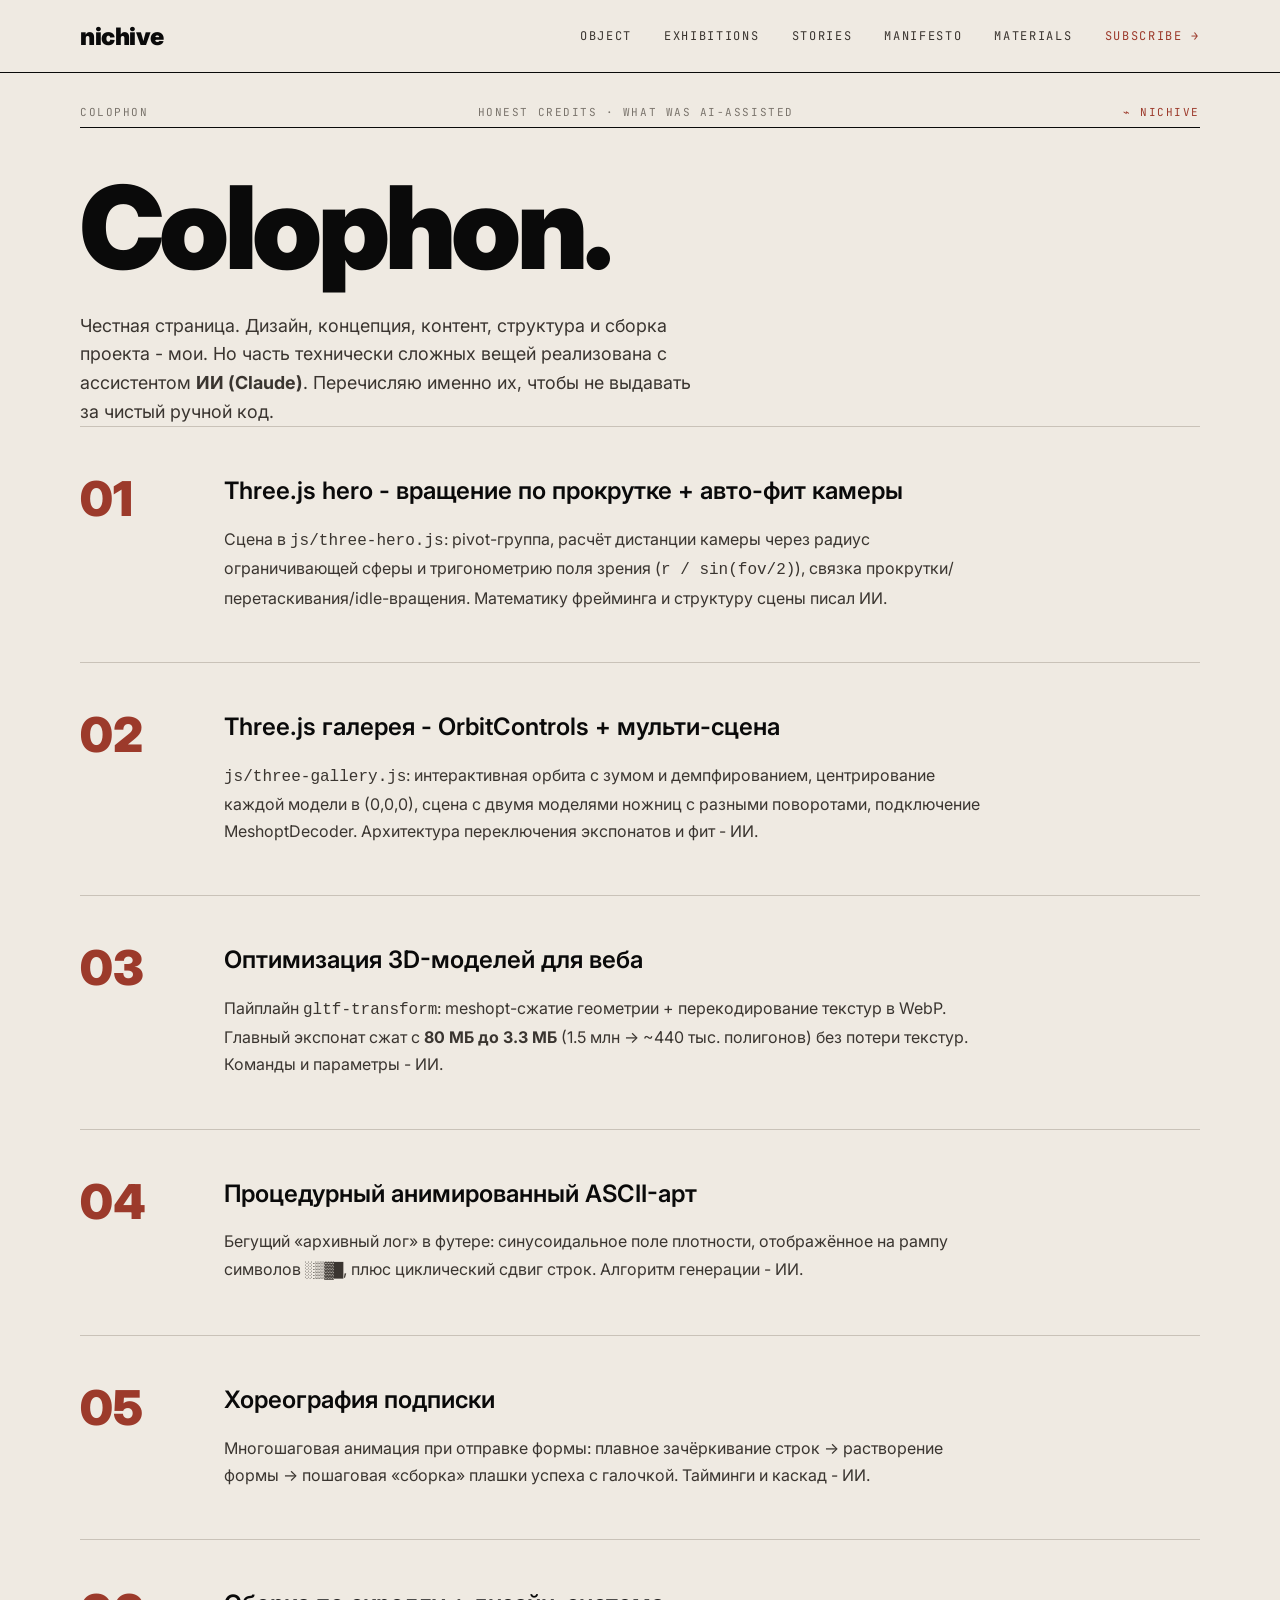
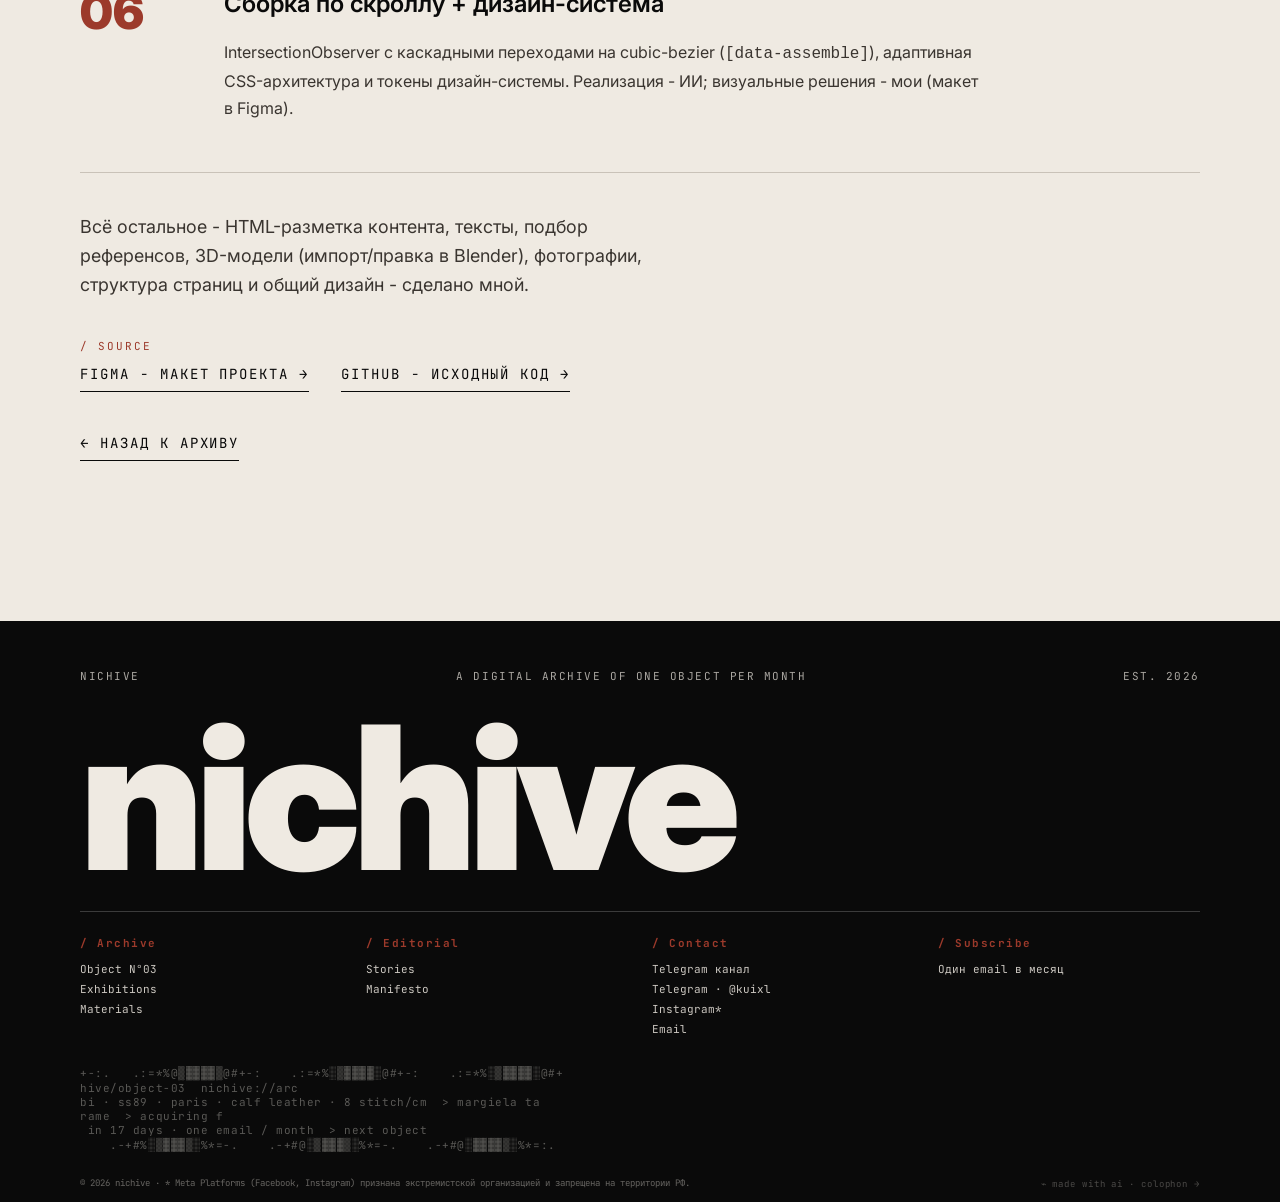
<file: colophon.html>
<!DOCTYPE html>
<html lang="ru">
<head>
  <meta charset="UTF-8">
  <meta name="viewport" content="width=device-width, initial-scale=1.0">
  <meta name="robots" content="noindex">
  <title>nichive - Colophon</title>
  <link rel="stylesheet" href="css/style.css">
  <script defer src="js/main.js"></script>
</head>
<body>
  <header class="header">
    <div class="header__inner">
      <a href="index.html" class="logo">nichive</a>
      <button class="burger" aria-label="Меню">☰</button>
      <nav class="nav">
        <a href="index.html">Object</a>
        <a href="exhibitions.html">Exhibitions</a>
        <a href="stories.html">Stories</a>
        <a href="manifesto.html">Manifesto</a>
        <a href="materials.html">Materials</a>
        <a href="subscribe.html" class="cta">Subscribe →</a>
      </nav>
    </div>
  </header>

  <main class="wrap">
    <div class="meta-strip"><span>COLOPHON</span><span>HONEST CREDITS · WHAT WAS AI-ASSISTED</span><span class="rust">⌁ NICHIVE</span></div>
    <hr class="divline divline--ink">

    <section class="hero">
      <h1 class="hero__title" style="font-size:clamp(48px,9vw,140px)">Colophon.</h1>
      <p class="lead" style="margin-top:24px">Честная страница. Дизайн, концепция, контент, структура и сборка проекта - мои. Но часть технически сложных вещей реализована с ассистентом <strong>ИИ (Claude)</strong>. Перечисляю именно их, чтобы не выдавать за чистый ручной код.</p>
    </section>

    <section style="padding-top:0">
      <div data-assemble>
        <div class="principle" style="border-top:1px solid var(--line)"><div class="principle__num" style="font-size:48px">01</div><div><h2 class="h3">Three.js hero - вращение по прокрутке + авто-фит камеры</h2><p class="principle__t">Сцена в <code>js/three-hero.js</code>: pivot-группа, расчёт дистанции камеры через радиус ограничивающей сферы и тригонометрию поля зрения (<code>r / sin(fov/2)</code>), связка прокрутки/перетаскивания/idle-вращения. Математику фрейминга и структуру сцены писал ИИ.</p></div></div>

        <div class="principle"><div class="principle__num" style="font-size:48px">02</div><div><h2 class="h3">Three.js галерея - OrbitControls + мульти-сцена</h2><p class="principle__t"><code>js/three-gallery.js</code>: интерактивная орбита с зумом и демпфированием, центрирование каждой модели в (0,0,0), сцена с двумя моделями ножниц с разными поворотами, подключение MeshoptDecoder. Архитектура переключения экспонатов и фит - ИИ.</p></div></div>

        <div class="principle"><div class="principle__num" style="font-size:48px">03</div><div><h2 class="h3">Оптимизация 3D-моделей для веба</h2><p class="principle__t">Пайплайн <code>gltf-transform</code>: meshopt-сжатие геометрии + перекодирование текстур в WebP. Главный экспонат сжат с <strong>80&nbsp;МБ до 3.3&nbsp;МБ</strong> (1.5&nbsp;млн → ~440&nbsp;тыс. полигонов) без потери текстур. Команды и параметры - ИИ.</p></div></div>

        <div class="principle"><div class="principle__num" style="font-size:48px">04</div><div><h2 class="h3">Процедурный анимированный ASCII-арт</h2><p class="principle__t">Бегущий «архивный лог» в футере: синусоидальное поле плотности, отображённое на рампу символов <code>░▒▓█</code>, плюс циклический сдвиг строк. Алгоритм генерации - ИИ.</p></div></div>

        <div class="principle"><div class="principle__num" style="font-size:48px">05</div><div><h2 class="h3">Хореография подписки</h2><p class="principle__t">Многошаговая анимация при отправке формы: плавное зачёркивание строк → растворение формы → пошаговая «сборка» плашки успеха с галочкой. Тайминги и каскад - ИИ.</p></div></div>

        <div class="principle"><div class="principle__num" style="font-size:48px">06</div><div><h2 class="h3">Сборка по скроллу + дизайн-система</h2><p class="principle__t">IntersectionObserver с каскадными переходами на cubic-bezier (<code>[data-assemble]</code>), адаптивная CSS-архитектура и токены дизайн-системы. Реализация - ИИ; визуальные решения - мои (макет в Figma).</p></div></div>
      </div>

      <hr class="divline">
      <p class="lead" style="margin-top:40px">Всё остальное - HTML-разметка контента, тексты, подбор референсов, 3D-модели (импорт/правка в Blender), фотографии, структура страниц и общий дизайн - сделано мной.</p>
      <p class="eyebrow" style="margin-top:40px">/ Source</p>
      <div style="display:flex;gap:32px;flex-wrap:wrap;margin-top:12px">
        <a href="https://www.figma.com/design/OlKZVGpwvLKL0bYEG5aXeh/Untitled?node-id=119-2" target="_blank" rel="noopener" class="cta-link">Figma - макет проекта →</a>
        <a href="https://github.com/kuixl/final-kt" target="_blank" rel="noopener" class="cta-link">GitHub - исходный код →</a>
      </div>
      <div style="margin-top:40px"><a href="index.html" class="cta-link">← Назад к архиву</a></div>
    </section>
  </main>

  <footer class="footer">
    <div class="wrap">
      <div class="footer__top"><span>NICHIVE</span><span>A DIGITAL ARCHIVE OF ONE OBJECT PER MONTH</span><span>EST. 2026</span></div>
      <div class="footer__logo">nichive</div>
      <div class="footer__cols">
        <div class="footer__col"><h4>/ Archive</h4><a href="index.html">Object N°03</a><a href="exhibitions.html">Exhibitions</a><a href="materials.html">Materials</a></div>
        <div class="footer__col"><h4>/ Editorial</h4><a href="stories.html">Stories</a><a href="manifesto.html">Manifesto</a></div>
        <div class="footer__col"><h4>/ Contact</h4><a href="https://t.me/lupfort" target="_blank" rel="noopener">Telegram канал</a><a href="https://t.me/kuixl" target="_blank" rel="noopener">Telegram · @kuixl</a><a href="https://www.instagram.com/kripmin" target="_blank" rel="noopener">Instagram*</a><a href="mailto:DarovskiyKI23@st.ithub.ru">Email</a></div>
        <div class="footer__col"><h4>/ Subscribe</h4><a href="subscribe.html">Один email в месяц</a></div>
      </div>
      <div class="footer__bottom"><p class="footer__legal">© 2026 nichive · * Meta Platforms (Facebook, Instagram) признана экстремистской организацией и запрещена на территории РФ.</p><a class="ai-note" href="colophon.html">⌁ made with ai · colophon →</a></div>
    </div>
  </footer>
</body>
</html>
</file>
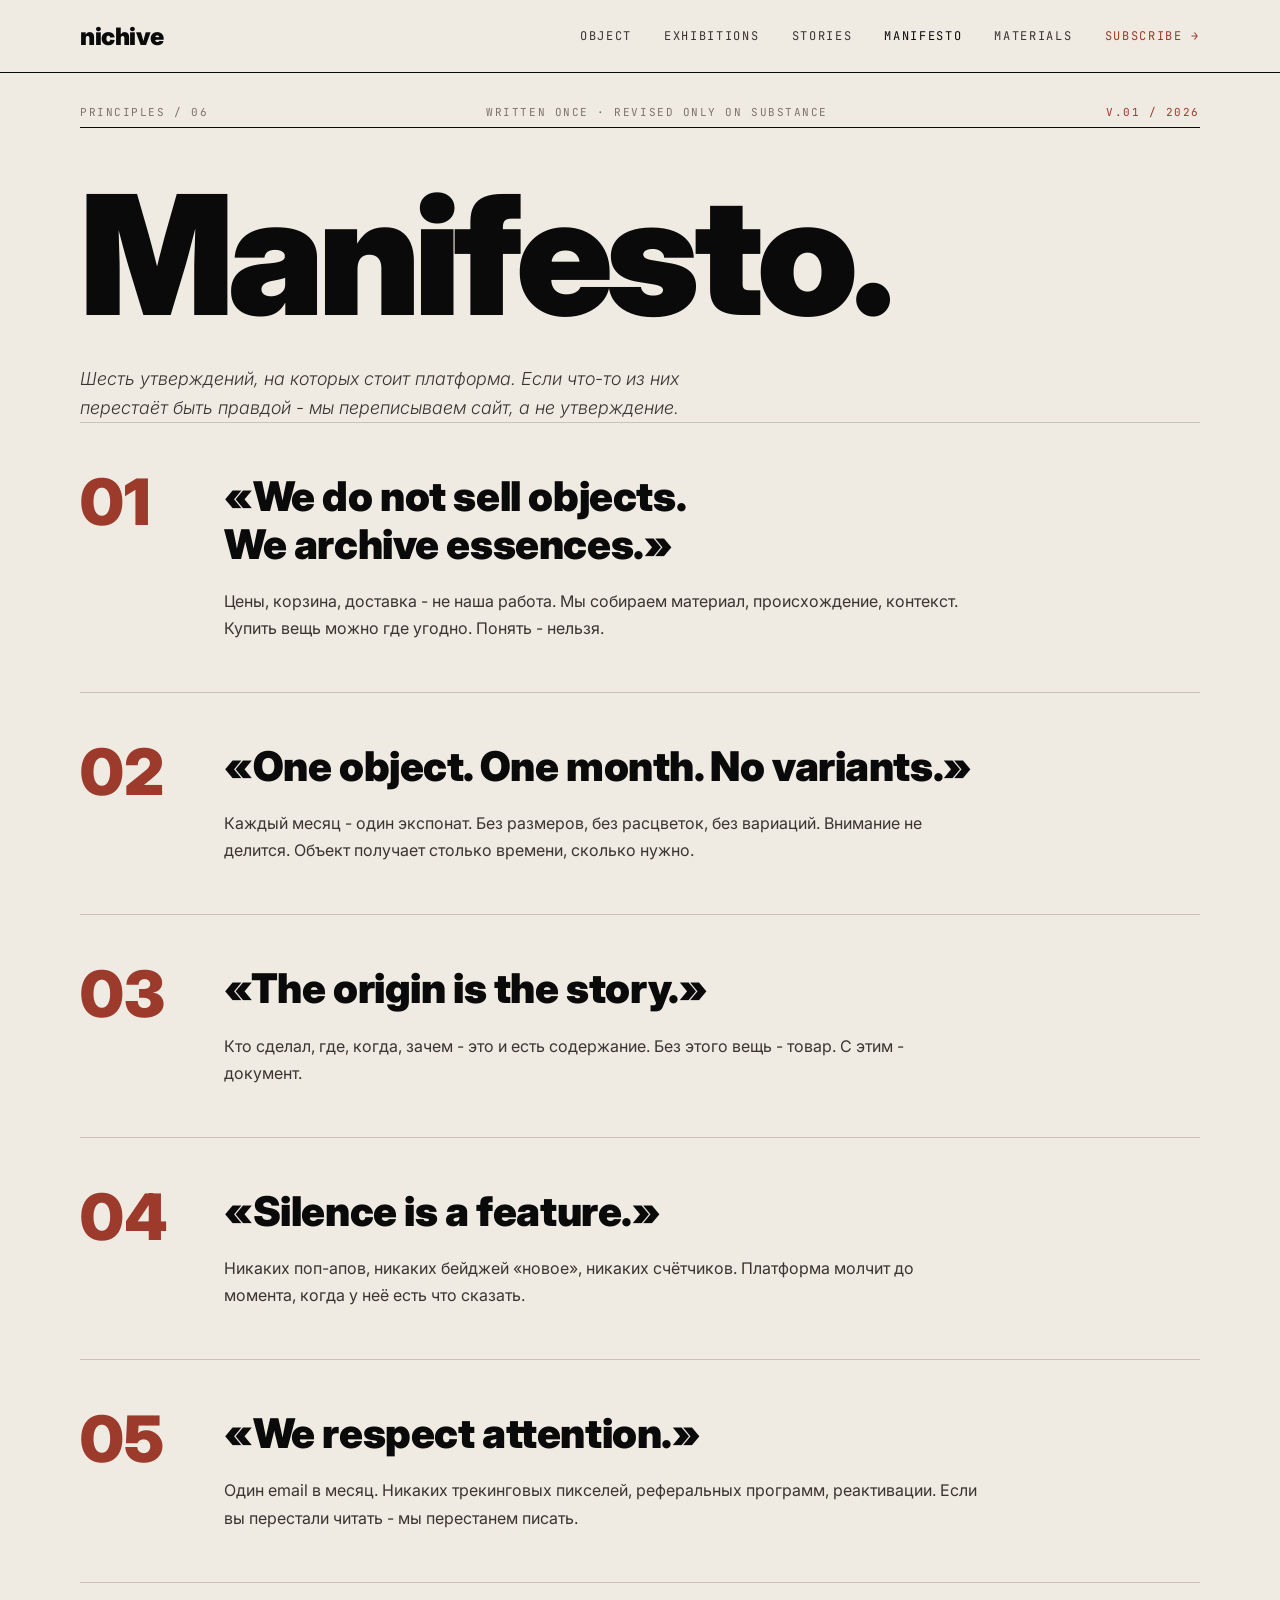
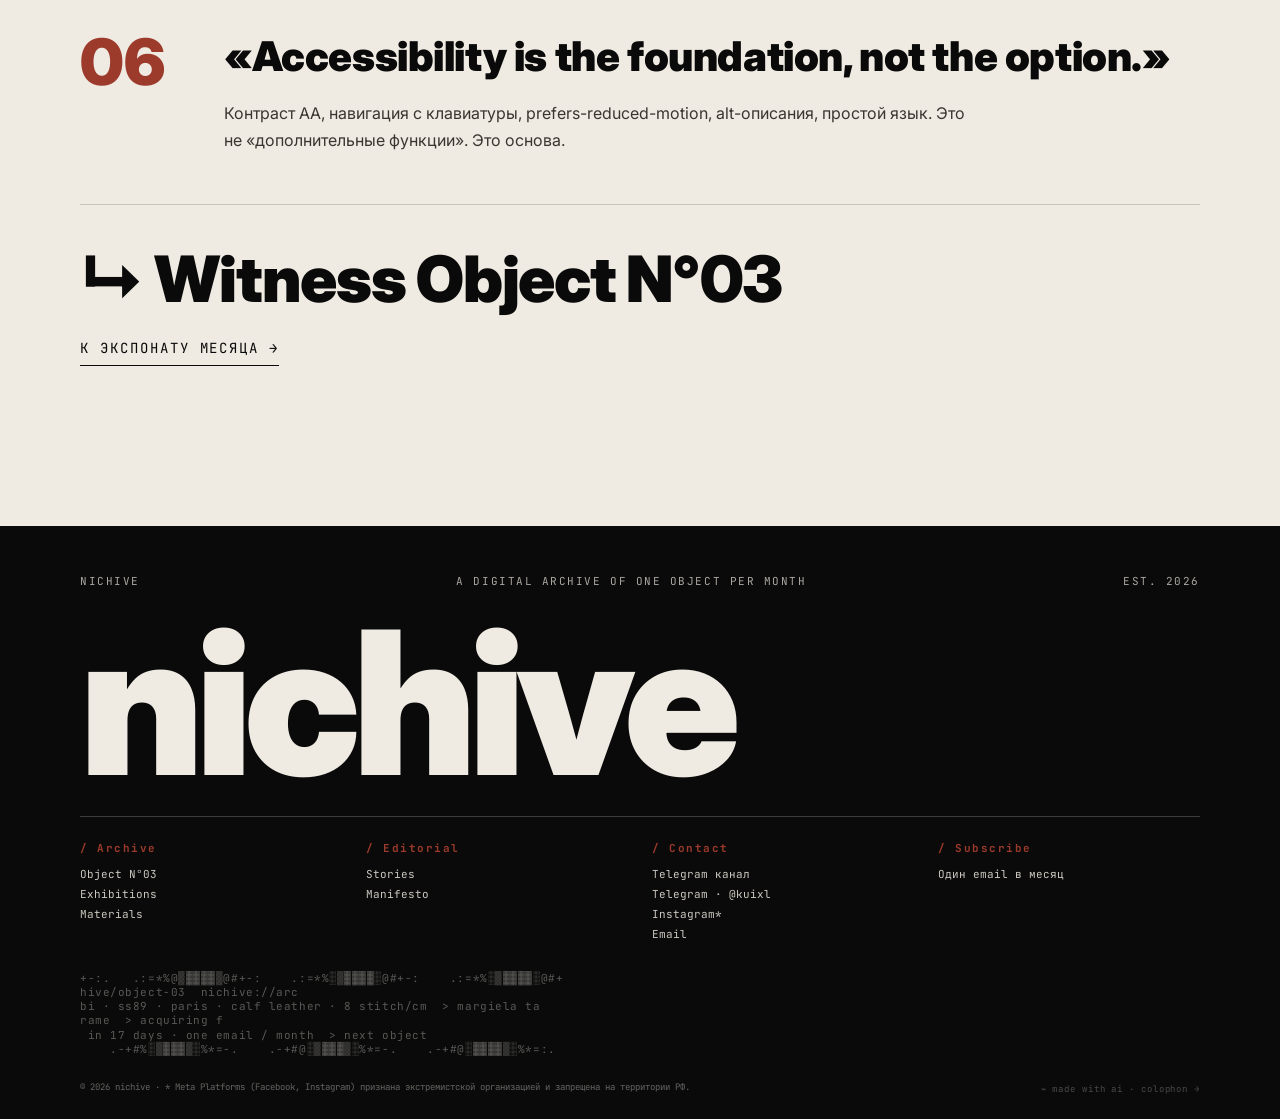
<file: manifesto.html>
<!DOCTYPE html>
<html lang="ru">
<head>
  <meta charset="UTF-8">
  <meta name="viewport" content="width=device-width, initial-scale=1.0">
  <title>nichive - Manifesto | принципы платформы</title>
  <meta name="description" content="Манифест nichive. Шесть утверждений, на которых стоит цифровой архив моды: эссенции вместо товара, один объект в месяц, происхождение как история, тишина, внимание, доступность.">
  <link rel="stylesheet" href="css/style.css">
  <script defer src="js/main.js"></script>
</head>
<body>
  <header class="header">
    <div class="header__inner">
      <a href="index.html" class="logo">nichive</a>
      <button class="burger" aria-label="Меню">☰</button>
      <nav class="nav">
        <a href="index.html">Object</a>
        <a href="exhibitions.html">Exhibitions</a>
        <a href="stories.html">Stories</a>
        <a href="manifesto.html" class="active">Manifesto</a>
        <a href="materials.html">Materials</a>
        <a href="subscribe.html" class="cta">Subscribe →</a>
      </nav>
    </div>
  </header>

  <main class="wrap">
    <div class="meta-strip"><span>PRINCIPLES / 06</span><span>WRITTEN ONCE · REVISED ONLY ON SUBSTANCE</span><span class="rust">V.01 / 2026</span></div>
    <hr class="divline divline--ink">

    <section class="hero">
      <h1 class="hero__title" style="font-size:clamp(56px,13vw,200px)">Manifesto.</h1>
      <p class="lead" style="font-style:italic;font-weight:300;margin-top:24px">Шесть утверждений, на которых стоит платформа. Если что-то из них перестаёт быть правдой - мы переписываем сайт, а не утверждение.</p>
    </section>

    <section style="padding-top:0">
      <div class="principle"><div class="principle__num">01</div><div><h2 class="principle__q">«We do not sell objects.<br>We archive essences.»</h2><p class="principle__t">Цены, корзина, доставка - не наша работа. Мы собираем материал, происхождение, контекст. Купить вещь можно где угодно. Понять - нельзя.</p></div></div>
      <div class="principle"><div class="principle__num">02</div><div><h2 class="principle__q">«One object. One month. No variants.»</h2><p class="principle__t">Каждый месяц - один экспонат. Без размеров, без расцветок, без вариаций. Внимание не делится. Объект получает столько времени, сколько нужно.</p></div></div>
      <div class="principle"><div class="principle__num">03</div><div><h2 class="principle__q">«The origin is the story.»</h2><p class="principle__t">Кто сделал, где, когда, зачем - это и есть содержание. Без этого вещь - товар. С этим - документ.</p></div></div>
      <div class="principle"><div class="principle__num">04</div><div><h2 class="principle__q">«Silence is a feature.»</h2><p class="principle__t">Никаких поп-апов, никаких бейджей «новое», никаких счётчиков. Платформа молчит до момента, когда у неё есть что сказать.</p></div></div>
      <div class="principle"><div class="principle__num">05</div><div><h2 class="principle__q">«We respect attention.»</h2><p class="principle__t">Один email в месяц. Никаких трекинговых пикселей, реферальных программ, реактивации. Если вы перестали читать - мы перестанем писать.</p></div></div>
      <div class="principle"><div class="principle__num">06</div><div><h2 class="principle__q">«Accessibility is the foundation, not the option.»</h2><p class="principle__t">Контраст AA, навигация с клавиатуры, prefers-reduced-motion, alt-описания, простой язык. Это не «дополнительные функции». Это основа.</p></div></div>

      <hr class="divline">
      <h2 class="h2" style="margin-top:40px">↳ Witness Object N°03</h2>
      <div style="margin-top:24px"><a href="index.html" class="cta-link">К экспонату месяца →</a></div>
    </section>
  </main>

  <footer class="footer">
    <div class="wrap">
      <div class="footer__top"><span>NICHIVE</span><span>A DIGITAL ARCHIVE OF ONE OBJECT PER MONTH</span><span>EST. 2026</span></div>
      <div class="footer__logo">nichive</div>
      <div class="footer__cols">
        <div class="footer__col"><h4>/ Archive</h4><a href="index.html">Object N°03</a><a href="exhibitions.html">Exhibitions</a><a href="materials.html">Materials</a></div>
        <div class="footer__col"><h4>/ Editorial</h4><a href="stories.html">Stories</a><a href="manifesto.html">Manifesto</a></div>
        <div class="footer__col"><h4>/ Contact</h4><a href="https://t.me/lupfort" target="_blank" rel="noopener">Telegram канал</a><a href="https://t.me/kuixl" target="_blank" rel="noopener">Telegram · @kuixl</a><a href="https://www.instagram.com/kripmin" target="_blank" rel="noopener">Instagram*</a><a href="mailto:DarovskiyKI23@st.ithub.ru">Email</a></div>
        <div class="footer__col"><h4>/ Subscribe</h4><a href="subscribe.html">Один email в месяц</a></div>
      </div>
      <div class="footer__bottom"><p class="footer__legal">© 2026 nichive · * Meta Platforms (Facebook, Instagram) признана экстремистской организацией и запрещена на территории РФ.</p><a class="ai-note" href="colophon.html">⌁ made with ai · colophon →</a></div>
    </div>
  </footer>
</body>
</html>
</file>
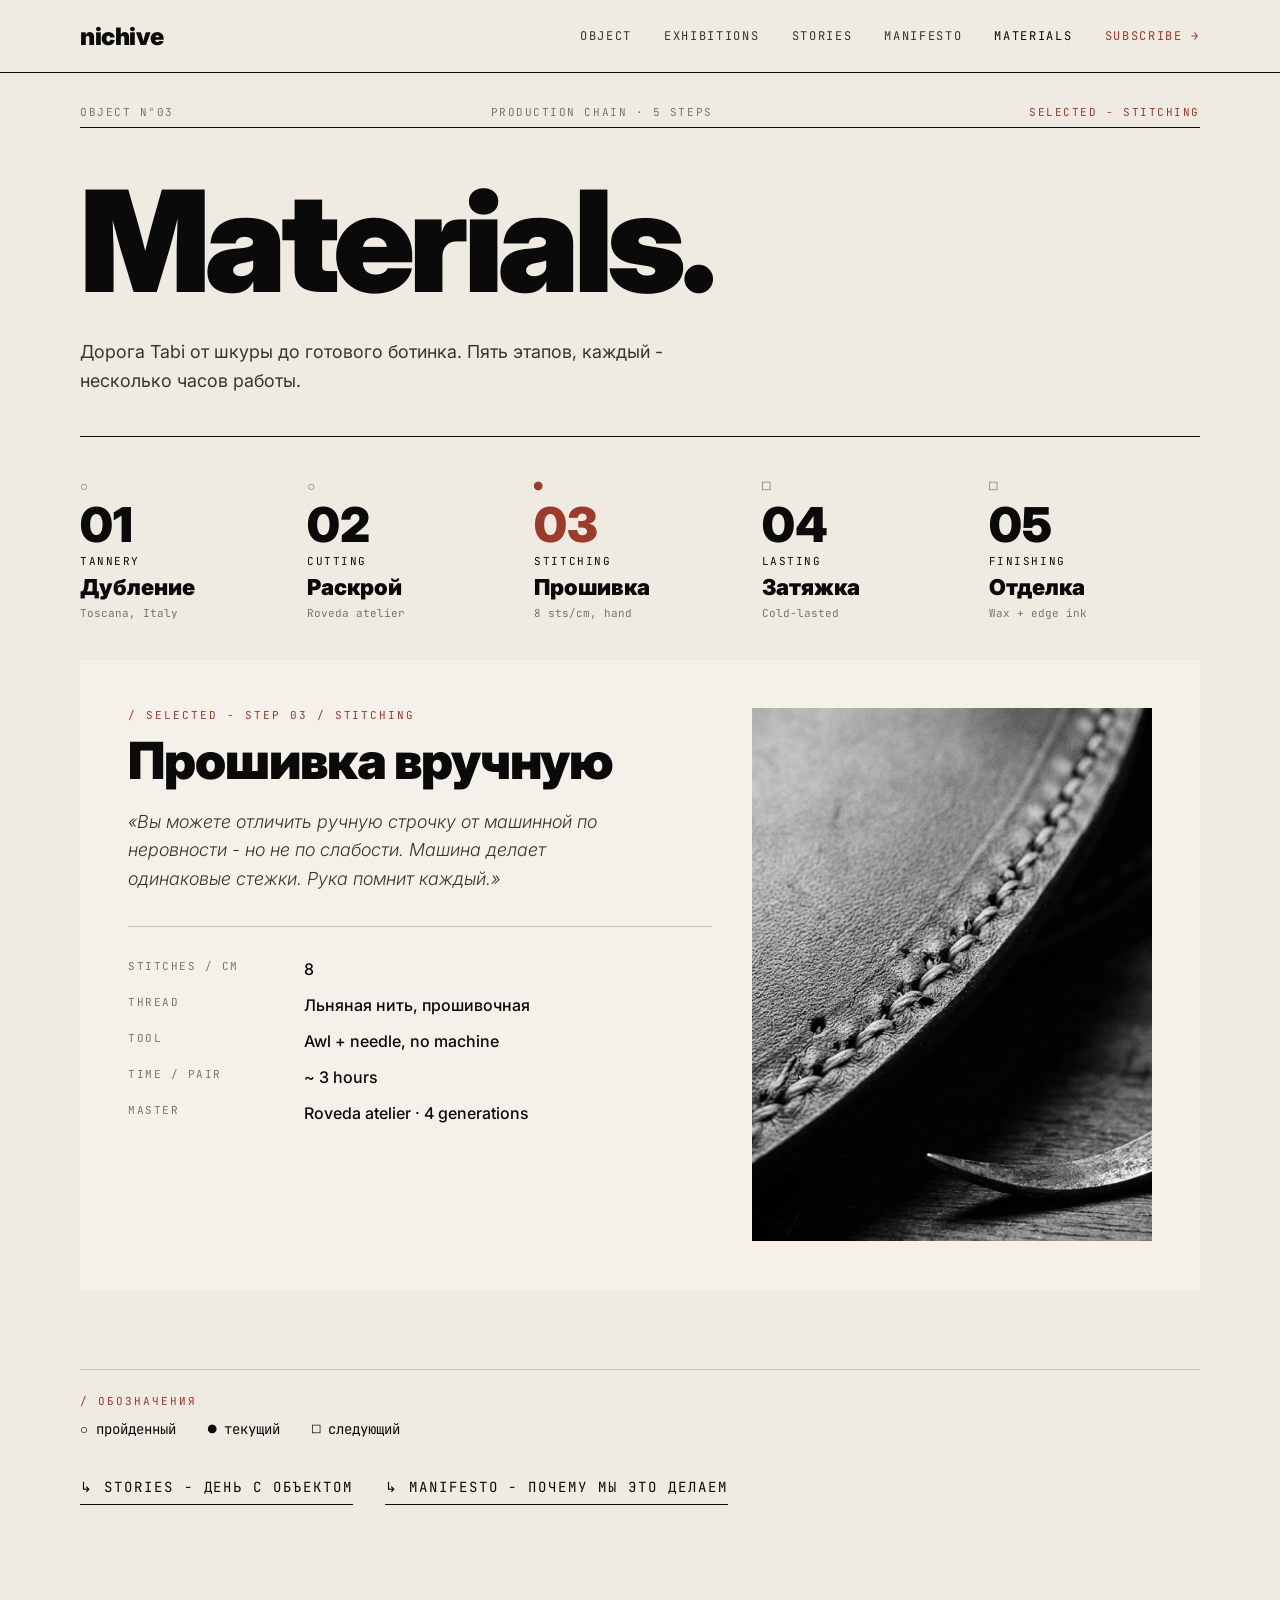
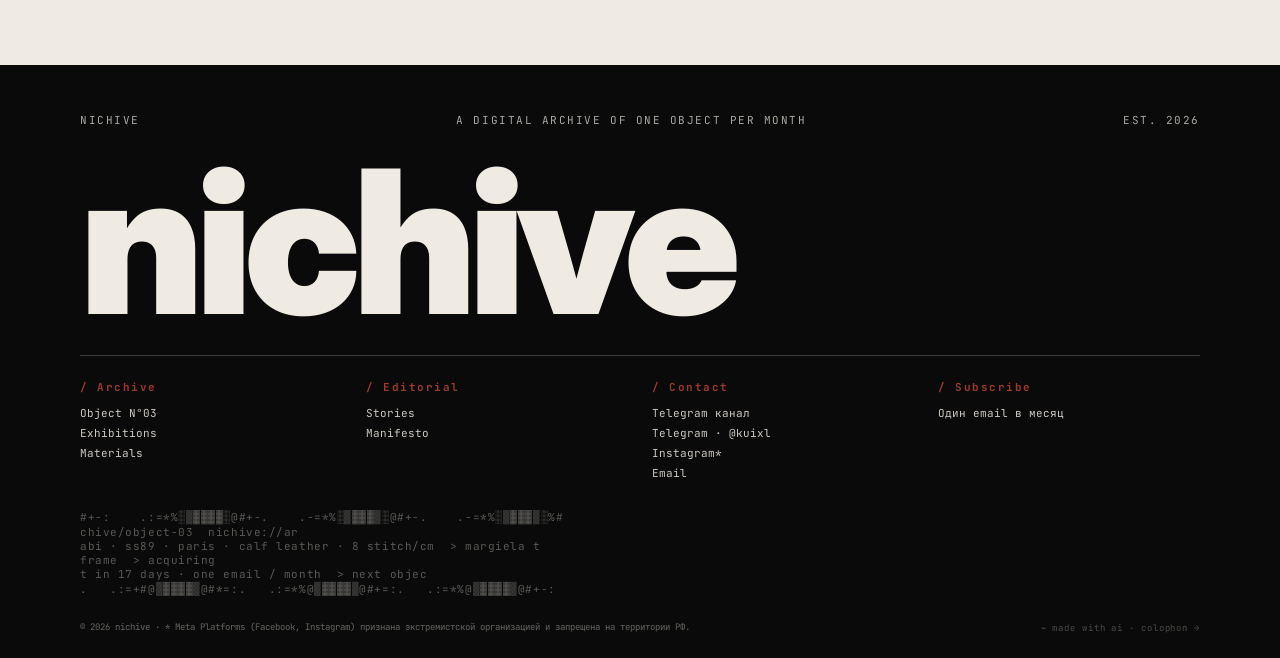
<file: materials.html>
<!DOCTYPE html>
<html lang="ru">
<head>
  <meta charset="UTF-8">
  <meta name="viewport" content="width=device-width, initial-scale=1.0">
  <title>nichive - Materials | производство Object N°03</title>
  <meta name="description" content="Материалы и процесс. Дорога Tabi от шкуры до готового ботинка: дубление, раскрой, ручная прошивка, затяжка, отделка. Мастерская Roveda.">
  <link rel="stylesheet" href="css/style.css">
  <script defer src="js/main.js"></script>
</head>
<body>
  <header class="header">
    <div class="header__inner">
      <a href="index.html" class="logo">nichive</a>
      <button class="burger" aria-label="Меню">☰</button>
      <nav class="nav">
        <a href="index.html">Object</a>
        <a href="exhibitions.html">Exhibitions</a>
        <a href="stories.html">Stories</a>
        <a href="manifesto.html">Manifesto</a>
        <a href="materials.html" class="active">Materials</a>
        <a href="subscribe.html" class="cta">Subscribe →</a>
      </nav>
    </div>
  </header>

  <main class="wrap">
    <div class="meta-strip"><span>OBJECT N°03</span><span>PRODUCTION CHAIN · 5 STEPS</span><span class="rust">SELECTED - STITCHING</span></div>
    <hr class="divline divline--ink">

    <section class="hero">
      <h1 class="hero__title" style="font-size:clamp(48px,11vw,200px)">Materials.</h1>
      <p class="lead" style="margin-top:24px">Дорога Tabi от шкуры до готового ботинка. Пять этапов, каждый - несколько часов работы.</p>

      <div class="chain" data-assemble>
        <div class="step"><div class="step__dot">○</div><div class="step__num">01</div><div class="step__name">TANNERY</div><div class="step__ru">Дубление</div><div class="step__loc">Toscana, Italy</div></div>
        <div class="step"><div class="step__dot">○</div><div class="step__num">02</div><div class="step__name">CUTTING</div><div class="step__ru">Раскрой</div><div class="step__loc">Roveda atelier</div></div>
        <div class="step"><div class="step__dot active">●</div><div class="step__num active">03</div><div class="step__name">STITCHING</div><div class="step__ru">Прошивка</div><div class="step__loc">8 sts/cm, hand</div></div>
        <div class="step"><div class="step__dot">□</div><div class="step__num">04</div><div class="step__name">LASTING</div><div class="step__ru">Затяжка</div><div class="step__loc">Cold-lasted</div></div>
        <div class="step"><div class="step__dot">□</div><div class="step__num">05</div><div class="step__name">FINISHING</div><div class="step__ru">Отделка</div><div class="step__loc">Wax + edge ink</div></div>
      </div>

      <div class="panel">
        <div>
          <p class="eyebrow">/ SELECTED - STEP 03 / STITCHING</p>
          <h2 class="h2" style="font-size:clamp(36px,4vw,64px);margin-top:12px">Прошивка вручную</h2>
          <p class="moment__body" style="margin-top:20px">«Вы можете отличить ручную строчку от машинной по неровности - но не по слабости. Машина делает одинаковые стежки. Рука помнит каждый.»</p>
          <div class="facts">
            <div class="fact"><div class="fact__l">STITCHES / CM</div><div class="fact__v">8</div></div>
            <div class="fact"><div class="fact__l">THREAD</div><div class="fact__v">Льняная нить, прошивочная</div></div>
            <div class="fact"><div class="fact__l">TOOL</div><div class="fact__v">Awl + needle, no machine</div></div>
            <div class="fact"><div class="fact__l">TIME / PAIR</div><div class="fact__v">~ 3 hours</div></div>
            <div class="fact"><div class="fact__l">MASTER</div><div class="fact__v">Roveda atelier · 4 generations</div></div>
          </div>
        </div>
        <div class="panel__img"><img src="img/Rectangle-9.jpg" alt="Макро: ручная прошивка кожи"></div>
      </div>
    </section>

    <section>
      <hr class="divline">
      <p class="eyebrow" style="margin-top:24px">/ Обозначения</p>
      <p class="mono" style="margin-top:12px;font-size:14px">○ пройденный &nbsp;&nbsp; ● текущий &nbsp;&nbsp; □ следующий</p>
      <div style="display:flex;gap:32px;flex-wrap:wrap;margin-top:40px">
        <a href="stories.html" class="cta-link">↳ Stories - день с объектом</a>
        <a href="manifesto.html" class="cta-link">↳ Manifesto - почему мы это делаем</a>
      </div>
    </section>
  </main>

  <footer class="footer">
    <div class="wrap">
      <div class="footer__top"><span>NICHIVE</span><span>A DIGITAL ARCHIVE OF ONE OBJECT PER MONTH</span><span>EST. 2026</span></div>
      <div class="footer__logo">nichive</div>
      <div class="footer__cols">
        <div class="footer__col"><h4>/ Archive</h4><a href="index.html">Object N°03</a><a href="exhibitions.html">Exhibitions</a><a href="materials.html">Materials</a></div>
        <div class="footer__col"><h4>/ Editorial</h4><a href="stories.html">Stories</a><a href="manifesto.html">Manifesto</a></div>
        <div class="footer__col"><h4>/ Contact</h4><a href="https://t.me/lupfort" target="_blank" rel="noopener">Telegram канал</a><a href="https://t.me/kuixl" target="_blank" rel="noopener">Telegram · @kuixl</a><a href="https://www.instagram.com/kripmin" target="_blank" rel="noopener">Instagram*</a><a href="mailto:DarovskiyKI23@st.ithub.ru">Email</a></div>
        <div class="footer__col"><h4>/ Subscribe</h4><a href="subscribe.html">Один email в месяц</a></div>
      </div>
      <div class="footer__bottom"><p class="footer__legal">© 2026 nichive · * Meta Platforms (Facebook, Instagram) признана экстремистской организацией и запрещена на территории РФ.</p><a class="ai-note" href="colophon.html">⌁ made with ai · colophon →</a></div>
    </div>
  </footer>
</body>
</html>
</file>
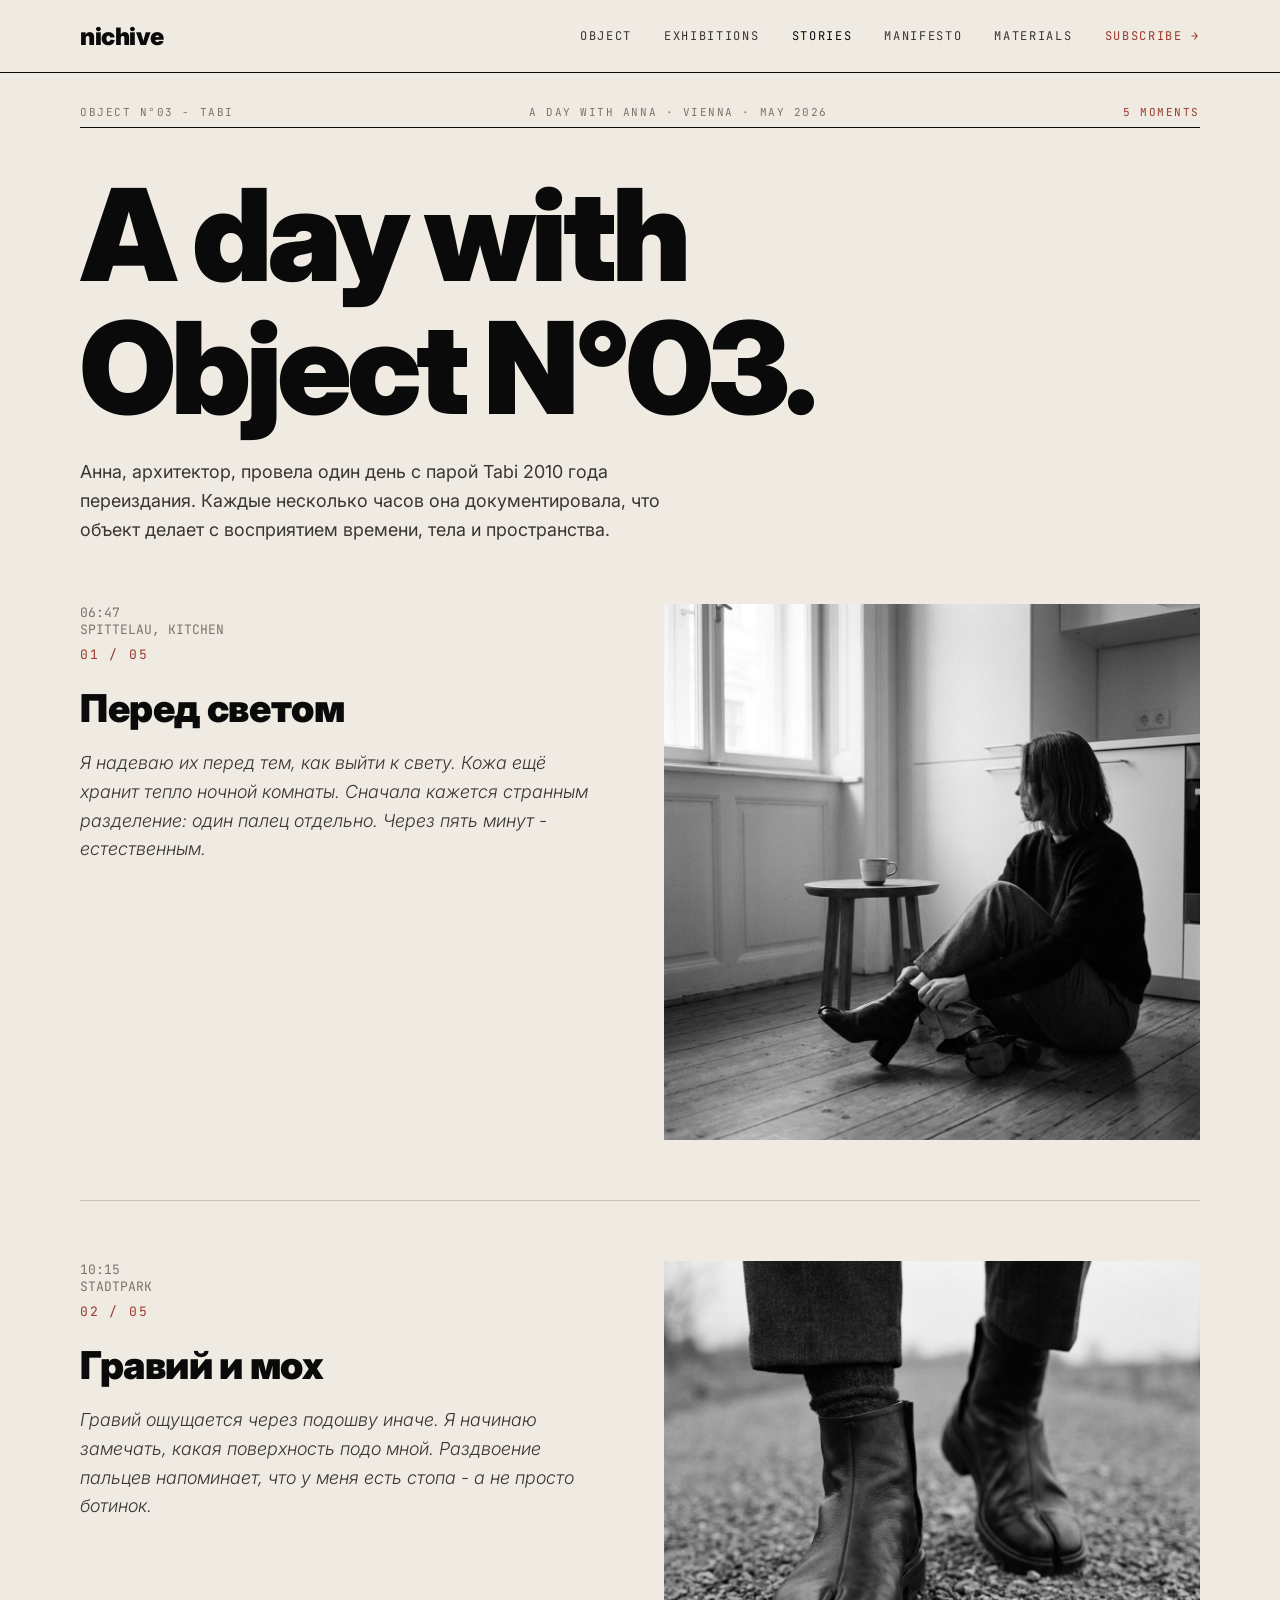
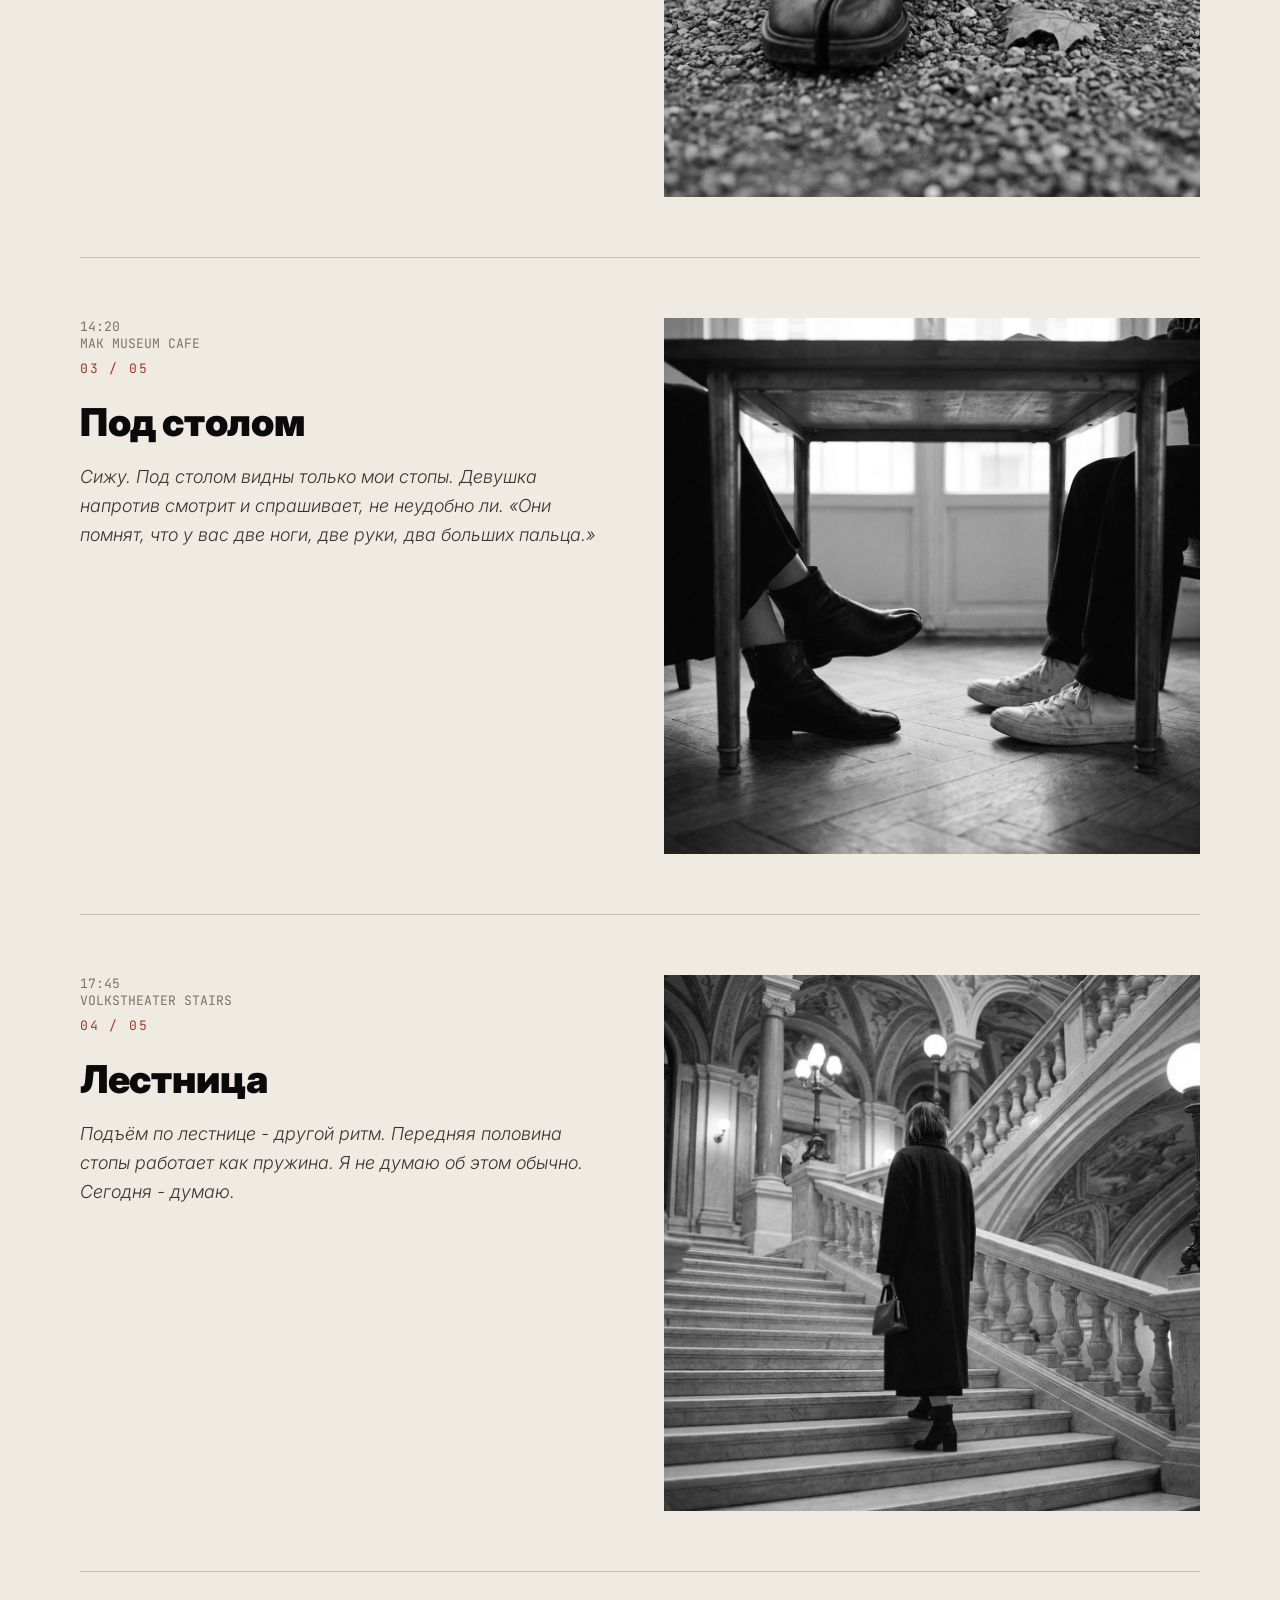
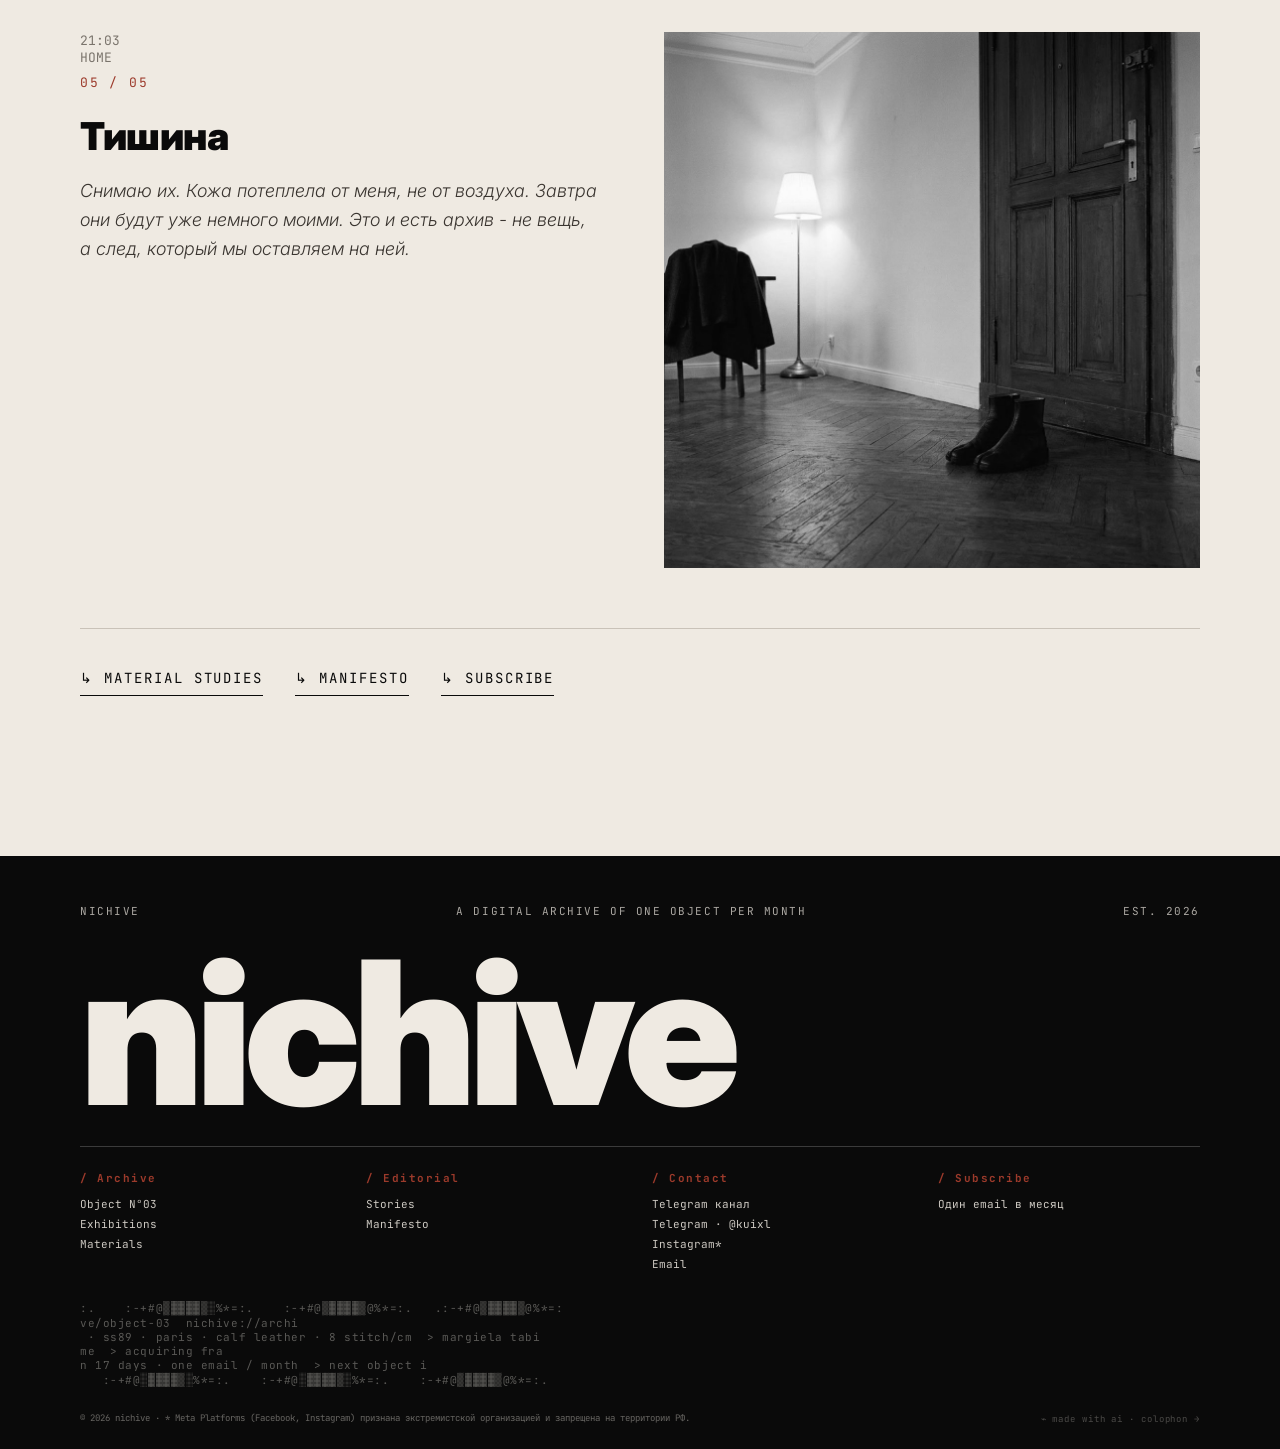
<file: stories.html>
<!DOCTYPE html>
<html lang="ru">
<head>
  <meta charset="UTF-8">
  <meta name="viewport" content="width=device-width, initial-scale=1.0">
  <title>nichive - Stories | день с объектом N°03</title>
  <meta name="description" content="A day with Object N°03. Анна, архитектор, провела день с парой Maison Margiela Tabi в Вене. Пять моментов о восприятии времени, тела и пространства.">
  <link rel="stylesheet" href="css/style.css">
  <script defer src="js/main.js"></script>
</head>
<body>
  <header class="header">
    <div class="header__inner">
      <a href="index.html" class="logo">nichive</a>
      <button class="burger" aria-label="Меню">☰</button>
      <nav class="nav">
        <a href="index.html">Object</a>
        <a href="exhibitions.html">Exhibitions</a>
        <a href="stories.html" class="active">Stories</a>
        <a href="manifesto.html">Manifesto</a>
        <a href="materials.html">Materials</a>
        <a href="subscribe.html" class="cta">Subscribe →</a>
      </nav>
    </div>
  </header>

  <main class="wrap">
    <div class="meta-strip"><span>OBJECT N°03 - TABI</span><span>A DAY WITH ANNA · VIENNA · MAY 2026</span><span class="rust">5 MOMENTS</span></div>
    <hr class="divline divline--ink">

    <section class="hero">
      <h1 class="hero__title" style="font-size:clamp(48px,10vw,160px)">A day with<br>Object N°03.</h1>
      <p class="lead" style="margin-top:24px">Анна, архитектор, провела один день с парой Tabi 2010 года переиздания. Каждые несколько часов она документировала, что объект делает с восприятием времени, тела и пространства.</p>
    </section>

    <section style="padding-top:0">
      <div class="moment" style="border-top:none">
        <div><div class="moment__meta">06:47<br>SPITTELAU, KITCHEN<span class="num">01 / 05</span></div><h2 class="moment__cap" style="margin-top:24px">Перед светом</h2><p class="moment__body">Я надеваю их перед тем, как выйти к свету. Кожа ещё хранит тепло ночной комнаты. Сначала кажется странным разделение: один палец отдельно. Через пять минут - естественным.</p></div>
        <div class="moment__img"><img src="img/Rectangle-1.jpg" alt="06:47 - Анна надевает Tabi в кухне"></div>
      </div>

      <div class="moment">
        <div><div class="moment__meta">10:15<br>STADTPARK<span class="num">02 / 05</span></div><h2 class="moment__cap" style="margin-top:24px">Гравий и мох</h2><p class="moment__body">Гравий ощущается через подошву иначе. Я начинаю замечать, какая поверхность подо мной. Раздвоение пальцев напоминает, что у меня есть стопа - а не просто ботинок.</p></div>
        <div class="moment__img"><img src="img/Rectangle-2.jpg" alt="10:15 - Tabi на гравии"></div>
      </div>

      <div class="moment">
        <div><div class="moment__meta">14:20<br>MAK MUSEUM CAFE<span class="num">03 / 05</span></div><h2 class="moment__cap" style="margin-top:24px">Под столом</h2><p class="moment__body">Сижу. Под столом видны только мои стопы. Девушка напротив смотрит и спрашивает, не неудобно ли. «Они помнят, что у вас две ноги, две руки, два больших пальца.»</p></div>
        <div class="moment__img"><img src="img/Rectangle-3.jpg" alt="14:20 - под столом кафе"></div>
      </div>

      <div class="moment">
        <div><div class="moment__meta">17:45<br>VOLKSTHEATER STAIRS<span class="num">04 / 05</span></div><h2 class="moment__cap" style="margin-top:24px">Лестница</h2><p class="moment__body">Подъём по лестнице - другой ритм. Передняя половина стопы работает как пружина. Я не думаю об этом обычно. Сегодня - думаю.</p></div>
        <div class="moment__img"><img src="img/Rectangle-4.jpg" alt="17:45 - лестница театра"></div>
      </div>

      <div class="moment">
        <div><div class="moment__meta">21:03<br>HOME<span class="num">05 / 05</span></div><h2 class="moment__cap" style="margin-top:24px">Тишина</h2><p class="moment__body">Снимаю их. Кожа потеплела от меня, не от воздуха. Завтра они будут уже немного моими. Это и есть архив - не вещь, а след, который мы оставляем на ней.</p></div>
        <div class="moment__img"><img src="img/Rectangle-5.jpg" alt="21:03 - Tabi у двери вечером"></div>
      </div>

      <hr class="divline">
      <div style="display:flex;gap:32px;flex-wrap:wrap;margin-top:40px">
        <a href="materials.html" class="cta-link">↳ Material studies</a>
        <a href="manifesto.html" class="cta-link">↳ Manifesto</a>
        <a href="subscribe.html" class="cta-link">↳ Subscribe</a>
      </div>
    </section>
  </main>

  <footer class="footer">
    <div class="wrap">
      <div class="footer__top"><span>NICHIVE</span><span>A DIGITAL ARCHIVE OF ONE OBJECT PER MONTH</span><span>EST. 2026</span></div>
      <div class="footer__logo">nichive</div>
      <div class="footer__cols">
        <div class="footer__col"><h4>/ Archive</h4><a href="index.html">Object N°03</a><a href="exhibitions.html">Exhibitions</a><a href="materials.html">Materials</a></div>
        <div class="footer__col"><h4>/ Editorial</h4><a href="stories.html">Stories</a><a href="manifesto.html">Manifesto</a></div>
        <div class="footer__col"><h4>/ Contact</h4><a href="https://t.me/lupfort" target="_blank" rel="noopener">Telegram канал</a><a href="https://t.me/kuixl" target="_blank" rel="noopener">Telegram · @kuixl</a><a href="https://www.instagram.com/kripmin" target="_blank" rel="noopener">Instagram*</a><a href="mailto:DarovskiyKI23@st.ithub.ru">Email</a></div>
        <div class="footer__col"><h4>/ Subscribe</h4><a href="subscribe.html">Один email в месяц</a></div>
      </div>
      <div class="footer__bottom"><p class="footer__legal">© 2026 nichive · * Meta Platforms (Facebook, Instagram) признана экстремистской организацией и запрещена на территории РФ.</p><a class="ai-note" href="colophon.html">⌁ made with ai · colophon →</a></div>
    </div>
  </footer>
</body>
</html>
</file>
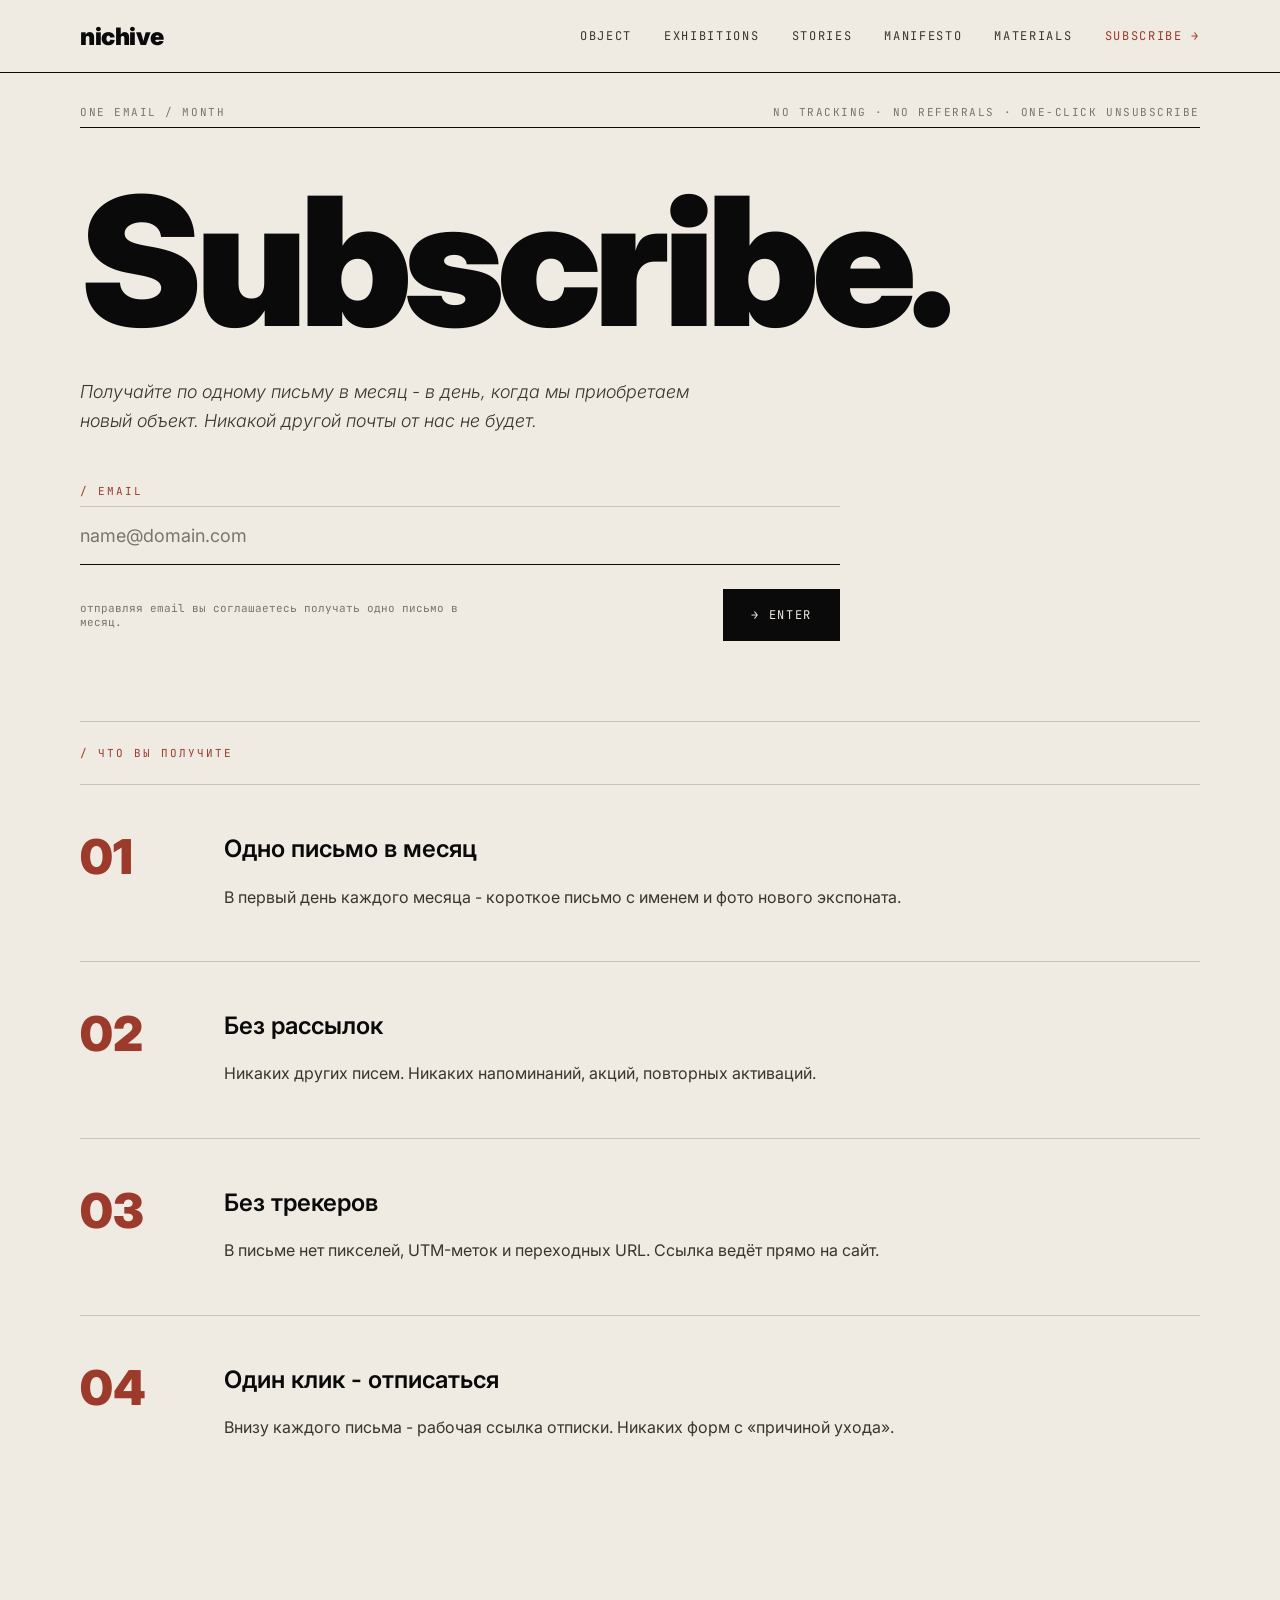
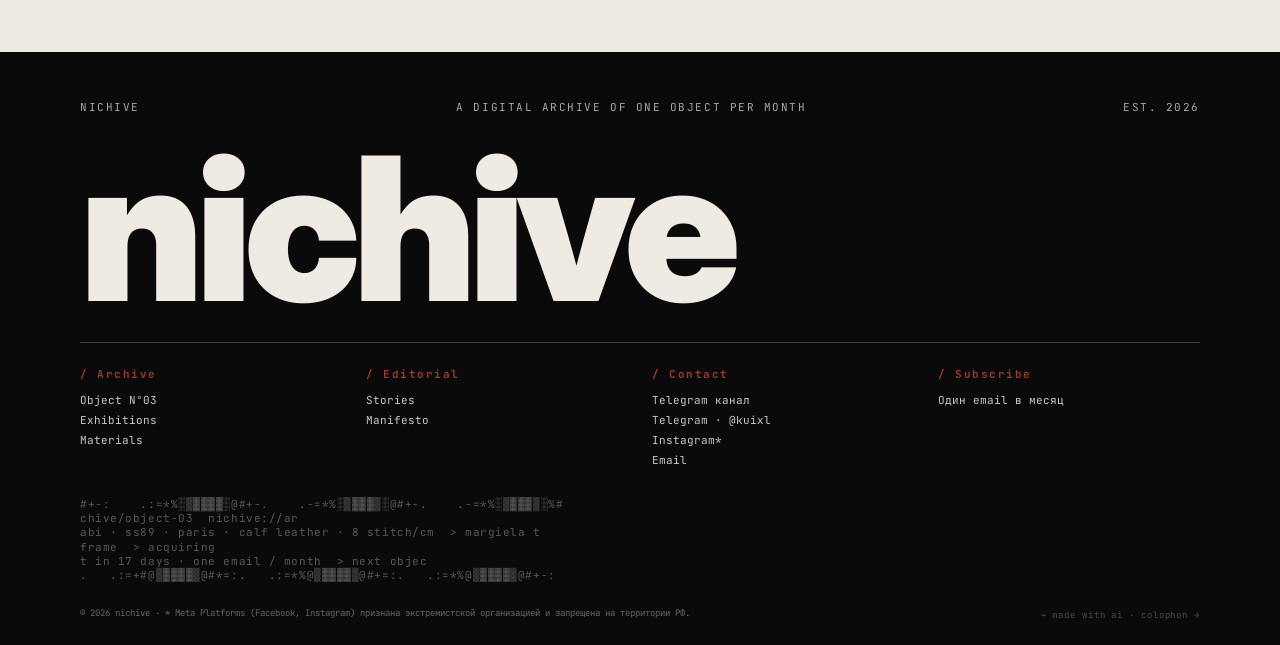
<file: subscribe.html>
<!DOCTYPE html>
<html lang="ru">
<head>
  <meta charset="UTF-8">
  <meta name="viewport" content="width=device-width, initial-scale=1.0">
  <title>nichive - Subscribe | один email в месяц</title>
  <meta name="description" content="Подписка nichive. Одно письмо в месяц - в день приобретения нового объекта. Без рассылок, без трекеров, отписка в один клик.">
  <link rel="stylesheet" href="css/style.css">
  <script defer src="js/main.js"></script>
</head>
<body>
  <header class="header">
    <div class="header__inner">
      <a href="index.html" class="logo">nichive</a>
      <button class="burger" aria-label="Меню">☰</button>
      <nav class="nav">
        <a href="index.html">Object</a>
        <a href="exhibitions.html">Exhibitions</a>
        <a href="stories.html">Stories</a>
        <a href="manifesto.html">Manifesto</a>
        <a href="materials.html">Materials</a>
        <a href="subscribe.html" class="cta active">Subscribe →</a>
      </nav>
    </div>
  </header>

  <main class="wrap">
    <div class="meta-strip"><span>ONE EMAIL / MONTH</span><span>NO TRACKING · NO REFERRALS · ONE-CLICK UNSUBSCRIBE</span></div>
    <hr class="divline divline--ink">

    <section class="hero">
      <h1 class="hero__title" style="font-size:clamp(56px,14vw,220px)">Subscribe.</h1>
      <p class="lead" style="font-style:italic;font-weight:300;margin-top:24px">Получайте по одному письму в месяц - в день, когда мы приобретаем новый объект. Никакой другой почты от нас не будет.</p>

      <form id="subscribe-form" style="margin-top:48px;max-width:760px">
        <p class="eyebrow"><span class="strikeable">/ Email</span></p>
        <div class="field" style="margin-top:8px"><input type="email" required placeholder="name@domain.com"></div>
        <div style="display:flex;justify-content:space-between;align-items:center;gap:24px;margin-top:24px;flex-wrap:wrap">
          <p class="mono muted" style="font-size:11px;max-width:380px"><span class="strikeable">отправляя email вы соглашаетесь получать одно письмо в месяц.</span></p>
          <button class="btn" type="submit">→ Enter</button>
        </div>
      </form>
      <div class="success" id="subscribe-success">
        <div class="success__check">[ ✓ ]</div>
        <h2 class="success__h">A confirmation email has been sent.</h2>
        <p class="moment__body" style="margin-top:0">Откройте его и подтвердите подписку. До встречи через месяц.</p>
      </div>
    </section>

    <section>
      <hr class="divline">
      <p class="eyebrow" style="margin-top:24px">/ Что вы получите</p>
      <div style="margin-top:24px">
        <div class="principle" style="border-top:1px solid var(--line)"><div class="principle__num" style="font-size:48px">01</div><div><h2 class="h3">Одно письмо в месяц</h2><p class="principle__t">В первый день каждого месяца - короткое письмо с именем и фото нового экспоната.</p></div></div>
        <div class="principle"><div class="principle__num" style="font-size:48px">02</div><div><h2 class="h3">Без рассылок</h2><p class="principle__t">Никаких других писем. Никаких напоминаний, акций, повторных активаций.</p></div></div>
        <div class="principle"><div class="principle__num" style="font-size:48px">03</div><div><h2 class="h3">Без трекеров</h2><p class="principle__t">В письме нет пикселей, UTM-меток и переходных URL. Ссылка ведёт прямо на сайт.</p></div></div>
        <div class="principle"><div class="principle__num" style="font-size:48px">04</div><div><h2 class="h3">Один клик - отписаться</h2><p class="principle__t">Внизу каждого письма - рабочая ссылка отписки. Никаких форм с «причиной ухода».</p></div></div>
      </div>
    </section>
  </main>

  <footer class="footer">
    <div class="wrap">
      <div class="footer__top"><span>NICHIVE</span><span>A DIGITAL ARCHIVE OF ONE OBJECT PER MONTH</span><span>EST. 2026</span></div>
      <div class="footer__logo">nichive</div>
      <div class="footer__cols">
        <div class="footer__col"><h4>/ Archive</h4><a href="index.html">Object N°03</a><a href="exhibitions.html">Exhibitions</a><a href="materials.html">Materials</a></div>
        <div class="footer__col"><h4>/ Editorial</h4><a href="stories.html">Stories</a><a href="manifesto.html">Manifesto</a></div>
        <div class="footer__col"><h4>/ Contact</h4><a href="https://t.me/lupfort" target="_blank" rel="noopener">Telegram канал</a><a href="https://t.me/kuixl" target="_blank" rel="noopener">Telegram · @kuixl</a><a href="https://www.instagram.com/kripmin" target="_blank" rel="noopener">Instagram*</a><a href="mailto:DarovskiyKI23@st.ithub.ru">Email</a></div>
        <div class="footer__col"><h4>/ Subscribe</h4><a href="subscribe.html">Один email в месяц</a></div>
      </div>
      <div class="footer__bottom"><p class="footer__legal">© 2026 nichive · * Meta Platforms (Facebook, Instagram) признана экстремистской организацией и запрещена на территории РФ.</p><a class="ai-note" href="colophon.html">⌁ made with ai · colophon →</a></div>
    </div>
  </footer>
</body>
</html>
</file>
<file: css/style.css>
/* ============================================================
   nichive - digital archive of fashion
   КТ4 / Фронтенд: HTML/CSS/JS + Three.js
   ============================================================ */

@import url('https://fonts.googleapis.com/css2?family=Inter:ital,wght@0,400;0,500;0,600;0,900;1,300&family=JetBrains+Mono:wght@400;500&display=swap');

:root{
  --cream:#EFEAE2;
  --paper:#F5F1EA;
  --ink:#0A0A0A;
  --ink-2:#3A3530;
  --muted:#7A746C;
  --rust:#9C3A2B;
  --line:#C9C2B8;
  --line-dark:#1A1612;
  --on-dark:#EFEAE2;

  --margin:80px;
  --maxw:1440px;
  --mono:'JetBrains Mono',monospace;
  --sans:'Inter',sans-serif;
}

*{margin:0;padding:0;box-sizing:border-box}
html{scroll-behavior:smooth}
body{
  font-family:var(--sans);
  background:var(--cream);
  color:var(--ink);
  -webkit-font-smoothing:antialiased;
  overflow-x:hidden;
}
a{color:inherit;text-decoration:none}
img{display:block;max-width:100%}

.wrap{max-width:var(--maxw);margin:0 auto;padding:0 var(--margin)}
.eyebrow{font-family:var(--mono);font-size:11px;letter-spacing:.18em;color:var(--rust);text-transform:uppercase}
.mono{font-family:var(--mono)}
.muted{color:var(--muted)}

/* ---------- HEADER / NAV ---------- */
.header{
  position:sticky;top:0;z-index:100;
  background:var(--cream);
  border-bottom:1px solid var(--ink);
}
.header__inner{
  max-width:var(--maxw);margin:0 auto;padding:0 var(--margin);
  height:72px;display:flex;align-items:center;justify-content:space-between;
}
.logo{font-weight:900;font-size:24px;letter-spacing:-.02em}
.nav{display:flex;gap:32px;align-items:center}
.nav a{font-family:var(--mono);font-size:12px;letter-spacing:.14em;text-transform:uppercase;color:var(--ink-2);transition:color .2s}
.nav a:hover,.nav a.active{color:var(--ink)}
.nav a.cta{color:var(--rust)}
.burger{display:none;background:none;border:none;font-size:22px;cursor:pointer;color:var(--ink)}

/* ---------- META STRIP ---------- */
.meta-strip{
  display:flex;justify-content:space-between;gap:24px;
  font-family:var(--mono);font-size:11px;letter-spacing:.14em;text-transform:uppercase;
  color:var(--muted);padding:32px 0 8px;
}
.meta-strip .rust{color:var(--rust)}
.divline{height:1px;background:var(--line);border:0}
.divline--ink{background:var(--ink)}

/* ---------- HERO ---------- */
.hero{padding:40px 0 0}
.hero__title{font-weight:900;line-height:1.04;letter-spacing:-.04em;font-size:clamp(56px,13vw,200px)}
.hero__grid{display:grid;grid-template-columns:1fr 1fr;gap:40px;align-items:start;margin-top:24px}
.lead{font-size:clamp(16px,1.4vw,20px);line-height:1.6;color:var(--ink-2);max-width:620px}

/* ---------- 3D VIEWER ---------- */
.viewer{
  position:relative;width:100%;height:600px;background:var(--paper);margin-top:48px;
}
.viewer canvas{display:block;width:100%!important;height:100%!important}
.viewer__label{position:absolute;top:24px;left:24px;font-family:var(--mono);font-size:11px;letter-spacing:.14em;color:var(--rust)}
.viewer__hint{position:absolute;bottom:20px;left:24px;font-family:var(--mono);font-size:11px;color:var(--muted)}
.viewer__num{position:absolute;top:24px;right:24px;font-family:var(--mono);font-size:11px;color:var(--muted)}
.viewer__loader{position:absolute;inset:0;display:flex;align-items:center;justify-content:center;font-family:var(--mono);font-size:12px;letter-spacing:.14em;color:var(--muted)}

/* ---------- CTA LINK ---------- */
.cta-link{
  display:inline-block;font-family:var(--mono);font-size:14px;letter-spacing:.14em;text-transform:uppercase;
  padding-bottom:8px;border-bottom:1px solid var(--ink);transition:color .2s,border-color .2s;
}
.cta-link:hover{color:var(--rust);border-color:var(--rust)}

/* ---------- SECTIONS ---------- */
section{padding:80px 0}
.sec-head{margin-bottom:40px}
.h2{font-weight:900;line-height:1.05;letter-spacing:-.02em;font-size:clamp(36px,5vw,80px)}
.h3{font-weight:600;font-size:24px;line-height:1.2}

/* ---------- BRIEF ---------- */
.brief{display:grid;grid-template-columns:repeat(4,1fr);gap:24px;margin-top:24px}
.brief__label{font-family:var(--mono);font-size:11px;letter-spacing:.14em;color:var(--muted);text-transform:uppercase}
.brief__val{font-weight:900;font-size:clamp(20px,2vw,32px);margin-top:6px}
.brief__sub{font-size:13px;line-height:1.6;color:var(--ink-2);margin-top:8px}

/* ---------- ARCHIVE CARDS ---------- */
.cards{display:grid;grid-template-columns:repeat(3,1fr);gap:40px;margin-top:40px}
.card{background:var(--paper)}
.card__img{aspect-ratio:1/1;overflow:hidden;background:var(--line)}
.card__img img{width:100%;height:100%;object-fit:cover;filter:grayscale(100%);transition:filter .4s,transform .6s}
.card:hover .card__img img{filter:grayscale(0%);transform:scale(1.03)}
.card__body{padding:20px}
.card__obj{font-family:var(--mono);font-size:11px;letter-spacing:.14em;color:var(--muted)}
.card__obj.now{color:var(--rust)}
.card__name{font-weight:900;font-size:20px;line-height:1.15;margin:8px 0}
.card__date{font-family:var(--mono);font-size:11px;color:var(--muted)}

/* ---------- STORY MOMENTS ---------- */
.moment{display:grid;grid-template-columns:1fr 1fr;gap:48px;align-items:start;padding:60px 0;border-top:1px solid var(--line)}
.moment__meta{font-family:var(--mono);font-size:13px;color:var(--muted)}
.moment__meta .num{color:var(--rust);display:block;margin-top:8px;letter-spacing:.14em}
.moment__cap{font-weight:900;font-size:clamp(28px,3vw,48px);line-height:1.1;letter-spacing:-.01em}
.moment__body{font-style:italic;font-weight:300;font-size:clamp(16px,1.4vw,20px);line-height:1.6;color:var(--ink-2);margin-top:20px;max-width:520px}
.moment__img{aspect-ratio:1/1;overflow:hidden;background:var(--line)}
.moment__img img{width:100%;height:100%;object-fit:cover;filter:grayscale(100%)}

/* ---------- MANIFESTO ---------- */
.principle{display:grid;grid-template-columns:120px 1fr;gap:24px;padding:50px 0;border-top:1px solid var(--line)}
.principle__num{font-weight:900;font-size:64px;line-height:.9;color:var(--rust)}
.principle__q{font-weight:900;font-size:clamp(28px,3.2vw,48px);line-height:1.15;letter-spacing:-.01em}
.principle__t{font-size:16px;line-height:1.7;color:var(--ink-2);margin-top:20px;max-width:760px}

/* ---------- MATERIALS CHAIN ---------- */
.chain{display:grid;grid-template-columns:repeat(5,1fr);gap:16px;margin:40px 0;border-top:1px solid var(--ink);padding-top:40px}
.step__dot{font-family:var(--mono);font-size:14px;color:var(--muted)}
.step__dot.active{color:var(--rust)}
.step__num{font-weight:900;font-size:48px;line-height:.9;margin:8px 0}
.step__num.active{color:var(--rust)}
.step__name{font-family:var(--mono);font-size:11px;letter-spacing:.14em;color:var(--ink)}
.step__ru{font-weight:900;font-size:22px;margin-top:6px}
.step__loc{font-family:var(--mono);font-size:11px;color:var(--muted);margin-top:6px}
.panel{background:var(--paper);padding:48px;display:grid;grid-template-columns:1fr 400px;gap:40px;align-items:start}
.panel__img{aspect-ratio:3/4;overflow:hidden;background:var(--line)}
.panel__img img{width:100%;height:100%;object-fit:cover;filter:grayscale(100%)}
.facts{margin-top:32px;border-top:1px solid var(--line);padding-top:24px}
.fact{display:grid;grid-template-columns:160px 1fr;gap:16px;padding:8px 0}
.fact__l{font-family:var(--mono);font-size:11px;letter-spacing:.14em;color:var(--muted)}
.fact__v{font-weight:500;font-size:16px}

/* ---------- SUBSCRIBE / FORM ---------- */
.subscribe-grid{display:grid;grid-template-columns:1fr 1fr;gap:48px;align-items:end}
.field{position:relative;border-top:1px solid var(--line);border-bottom:1px solid var(--ink);padding:18px 0}
.field input{width:100%;border:none;background:none;font-family:var(--sans);font-size:18px;color:var(--ink);outline:none}
.field input::placeholder{color:var(--muted)}
.btn{font-family:var(--mono);font-size:12px;letter-spacing:.14em;text-transform:uppercase;background:var(--ink);color:var(--on-dark);border:none;padding:18px 28px;cursor:pointer;transition:background .2s}
.btn:hover{background:var(--rust)}
.success{background:var(--paper);padding:40px;margin-top:32px;display:none}
.success.show{display:block}
.success__check{font-family:var(--mono);font-size:32px;color:var(--rust)}
.success__h{font-weight:900;font-size:clamp(24px,3vw,48px);line-height:1.1;margin:16px 0 8px}

/* ---------- SLIDER (home) ---------- */
.slider{position:relative;margin-top:40px;overflow:hidden}
.slider__track{display:flex;transition:transform .5s ease}
.slide{min-width:100%;display:grid;grid-template-columns:1fr 1fr;gap:48px;align-items:center}
.slide__img{aspect-ratio:4/3;overflow:hidden;background:var(--line)}
.slide__img img{width:100%;height:100%;object-fit:cover;filter:grayscale(100%)}
.slide__q{font-weight:300;font-style:italic;font-size:clamp(24px,3vw,44px);line-height:1.3}
.slider__nav{display:flex;gap:16px;margin-top:32px;align-items:center}
.slider__btn{font-family:var(--mono);font-size:18px;background:none;border:1px solid var(--ink);width:48px;height:48px;cursor:pointer;transition:background .2s,color .2s}
.slider__btn:hover{background:var(--ink);color:var(--on-dark)}
.slider__dots{display:flex;gap:8px;margin-left:auto}
.dot{width:8px;height:8px;border-radius:50%;background:var(--line);cursor:pointer}
.dot.active{background:var(--rust)}

/* ---------- ASCII ART (animated) ---------- */
.ascii{font-family:var(--mono);font-size:11px;line-height:1.3;color:var(--muted);white-space:pre;overflow:hidden;letter-spacing:.05em}
.ascii--frame{border:1px solid var(--line);padding:14px 16px;background:var(--paper);margin-top:24px;opacity:.8}
.ascii--footer{color:rgba(239,234,226,.35);margin-top:24px}

/* ---------- FOOTER ---------- */
.footer{background:var(--ink);color:var(--on-dark);padding:48px 0 24px;margin-top:80px}
.footer__top{display:flex;justify-content:space-between;font-family:var(--mono);font-size:11px;letter-spacing:.14em;opacity:.7}
.footer__logo{font-weight:900;font-size:clamp(64px,16vw,200px);line-height:.9;letter-spacing:-.04em;margin:24px 0}
.footer__cols{display:grid;grid-template-columns:repeat(4,1fr);gap:24px;border-top:1px solid rgba(255,255,255,.2);padding-top:24px}
.footer__col h4{font-family:var(--mono);font-size:11px;letter-spacing:.14em;color:var(--rust);margin-bottom:12px}
.footer__col a{display:block;font-family:var(--mono);font-size:11px;opacity:.85;margin-bottom:6px}
.footer__bottom{display:flex;justify-content:space-between;align-items:flex-end;gap:24px;margin-top:24px;flex-wrap:wrap}
.footer__legal{font-family:var(--mono);font-size:9px;opacity:.4;line-height:1.6;max-width:760px}
.ai-note{font-family:var(--mono);font-size:9px;letter-spacing:.1em;opacity:.28;transition:opacity .25s,color .25s;white-space:nowrap}
.ai-note:hover{opacity:.9;color:var(--rust)}

/* ---------- ASSEMBLE-ON-SCROLL ---------- */
[data-assemble] > *{opacity:0;transform:translateY(24px);filter:blur(4px)}
[data-assemble].in > *{opacity:1;transform:none;filter:none;
  transition:opacity .6s cubic-bezier(.2,.7,.2,1),transform .6s cubic-bezier(.2,.7,.2,1),filter .6s}
[data-assemble].in > *:nth-child(1){transition-delay:.05s}
[data-assemble].in > *:nth-child(2){transition-delay:.18s}
[data-assemble].in > *:nth-child(3){transition-delay:.31s}
[data-assemble].in > *:nth-child(4){transition-delay:.44s}
[data-assemble].in > *:nth-child(5){transition-delay:.57s}
@media(prefers-reduced-motion:reduce){
  [data-assemble] > *{opacity:1;transform:none;filter:none}
}

/* ---------- SUBSCRIBE CHOREOGRAPHY ---------- */
/* lines strike through then form dissolves */
#subscribe-form{position:relative;transition:opacity .5s ease,transform .5s ease}
#subscribe-form .strikeable{position:relative;display:inline-block}
#subscribe-form .strikeable::after{content:"";position:absolute;left:0;top:55%;width:0;height:1px;background:var(--rust);transition:width .45s ease}
#subscribe-form.sent .strikeable::after{width:100%}
#subscribe-form.gone{opacity:0;transform:translateY(-10px);pointer-events:none}
/* success card assembles part by part */
.success.show > *{opacity:0;transform:translateY(18px) scale(.98);animation:assemble .6s cubic-bezier(.2,.7,.2,1) forwards}
.success.show > *:nth-child(1){animation-delay:.10s}
.success.show > *:nth-child(2){animation-delay:.30s}
.success.show > *:nth-child(3){animation-delay:.50s}
@keyframes assemble{to{opacity:1;transform:none}}

/* ---------- RESPONSIVE ---------- */
@media(max-width:900px){
  :root{--margin:20px}
  .nav{position:fixed;inset:72px 0 auto 0;background:var(--cream);flex-direction:column;gap:0;
       border-bottom:1px solid var(--ink);transform:translateY(-150%);transition:transform .3s;padding:0}
  .nav.open{transform:translateY(0)}
  .nav a{padding:18px 20px;width:100%;border-bottom:1px solid var(--line);font-size:14px}
  .burger{display:block}
  .hero__grid,.brief,.cards,.moment,.subscribe-grid,.slide,.panel{grid-template-columns:1fr}
  .chain{grid-template-columns:1fr 1fr;gap:24px}
  .principle{grid-template-columns:60px 1fr;gap:12px}
  .principle__num{font-size:40px}
  .viewer{height:60vh;min-height:380px}
  .moment__img,.slide__img{margin-top:24px}
}

/* ============================================================
   MOBILE FIXES (≤900px) — overrides
   ============================================================ */
@media(max-width:900px){
  html,body{overflow-x:hidden;max-width:100vw}

  /* всё в одну колонку даже при инлайн-стилях (убирает скролл вправо) */
  .hero__grid,.brief,.cards,.moment,.subscribe-grid,.slide,.panel,
  .brief[style]{grid-template-columns:1fr!important}

  /* 3D-вьюер: подписи не наезжают — мельче, имя модели уводим вниз */
  .viewer{height:54vh;min-height:340px}
  .viewer__label{font-size:9px;letter-spacing:.08em;max-width:62%;line-height:1.3}
  .viewer__num{top:auto;bottom:12px;right:14px;font-size:9px;max-width:80%;text-align:right;line-height:1.3}
  .slider__nav{flex-wrap:wrap;gap:10px}
  .slider__nav .mono{font-size:10px;flex-basis:100%}

  /* materials: панель — текст по левому краю, меньше паддинг */
  .panel{padding:24px;text-align:left}
  .panel > div{text-align:left}

  /* принципы (manifesto/subscribe/exhibitions): номер над текстом, воздух */
  .principle{grid-template-columns:1fr!important;gap:8px;padding:32px 0}
  .principle__num{font-size:34px!important;line-height:1}

  /* subscribe: успех ближе к секции */
  .success{margin-top:20px;padding:26px}

  /* stories: ровные отступы момента */
  .moment{gap:18px;padding:36px 0}

  /* секции компактнее на телефоне */
  section{padding:56px 0}
}
</file>
